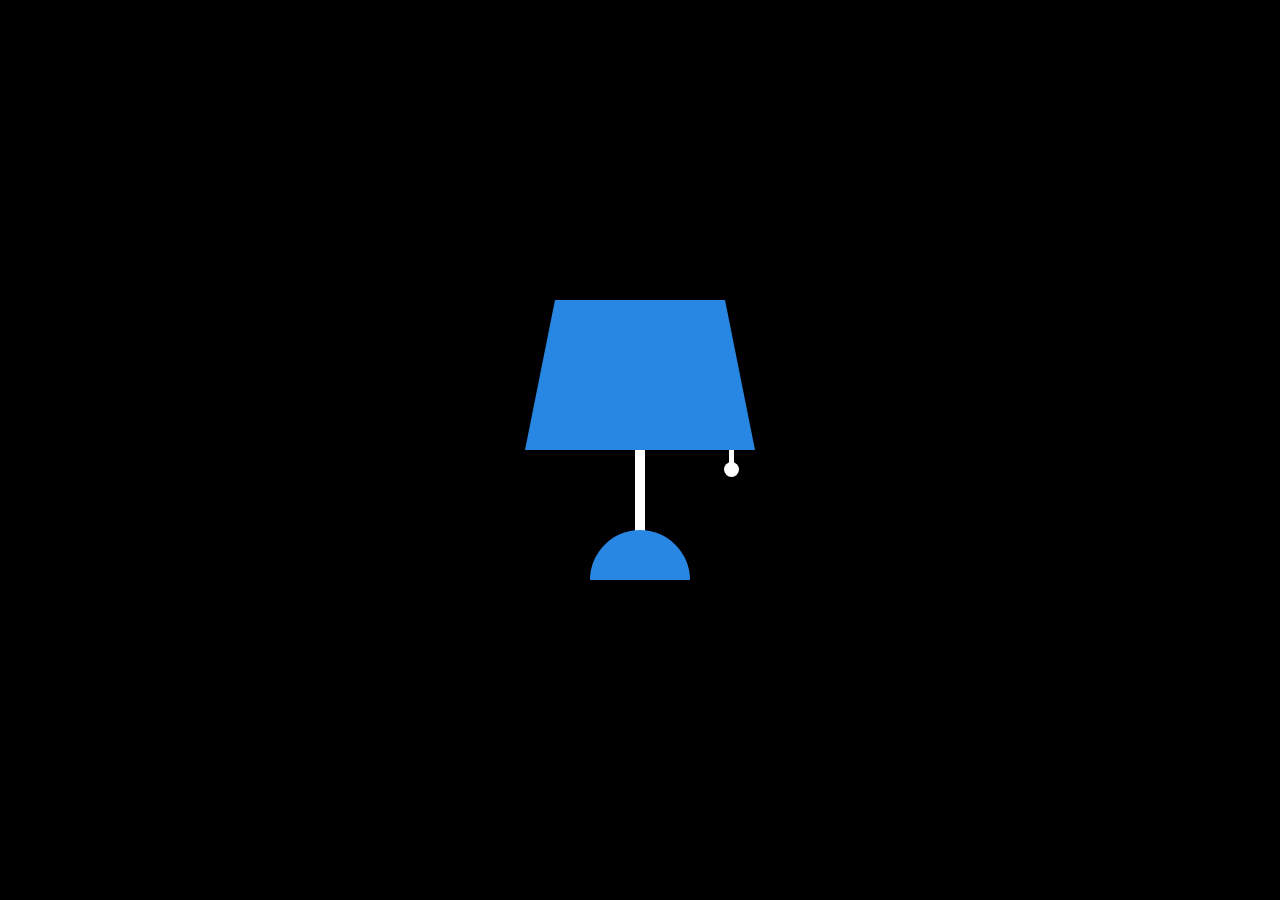
<file: draw-with-css/index.html>
<!DOCTYPE html>
<html lang="en">
<head>
    <title>Lamp Checkbox</title>
    <!--Stylesheet-->
    <link rel="stylesheet" href="style.css">
</head>
<body>
    <div class="container">
        <div class="lamp">
            <input type="checkbox">
        </div>
    </div>
</body>
</html>
</file>
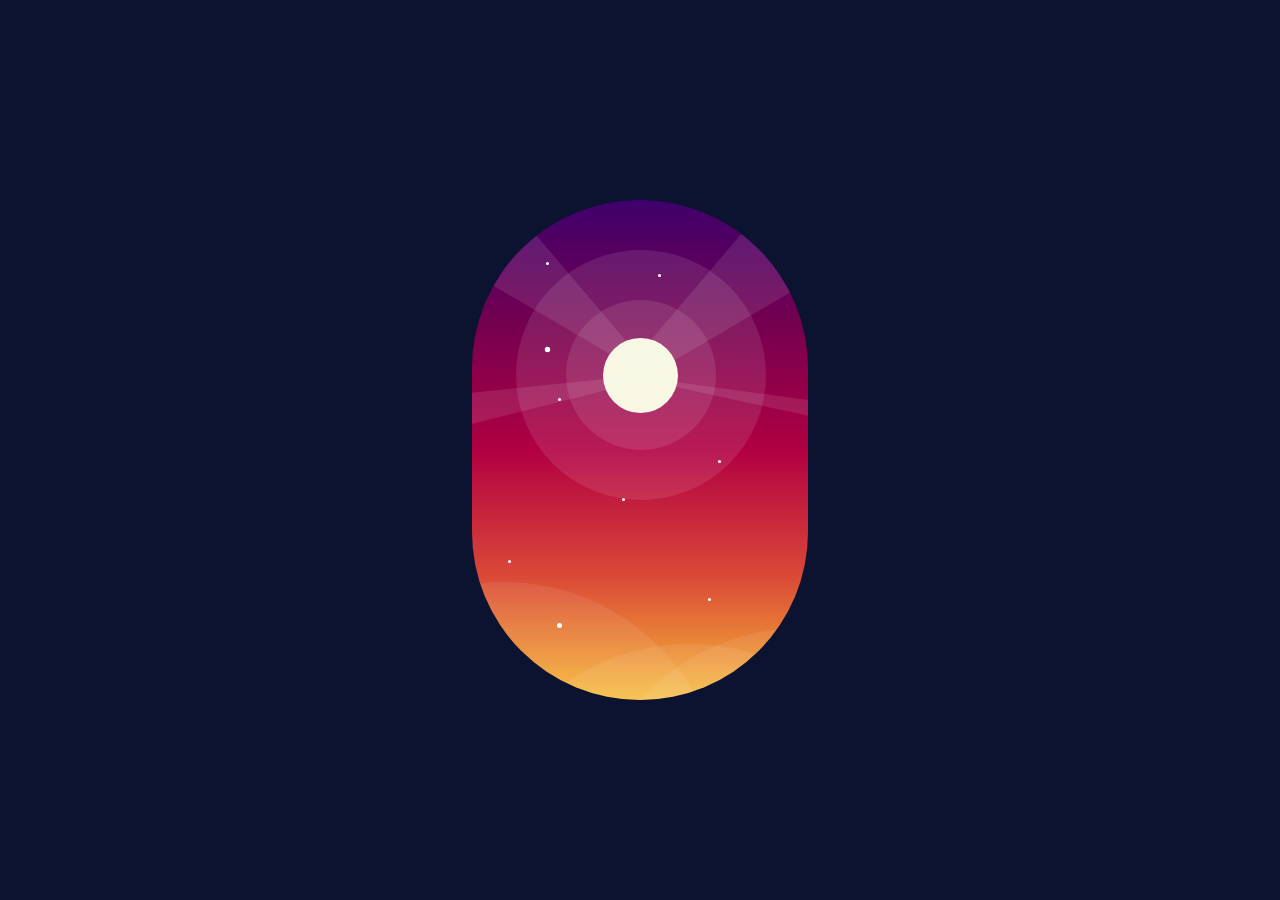
<file: draw-with-css/interact/day-night-toggle/index.html>
<!DOCTYPE html>
<html lang="en">
  <head>
    <title>Day to Night</title>
    <!-- https://codingartistweb.com/2022/07/day-night-transition-css-animation/ -->
    <link rel="stylesheet" href="style.css" />
  </head>
  <body>
    <div class="container">
      <div class="glow"></div>
      <div class="stars"></div>
      <div class="spinner">
        <div class="sun">
          <div class="ray1"></div>
          <div class="ray2"></div>
          <div class="ray3"></div>
          <div class="ray4"></div>
        </div>
        <div class="moon"></div>
      </div>
    </div>
  </body>
</html>
</file>
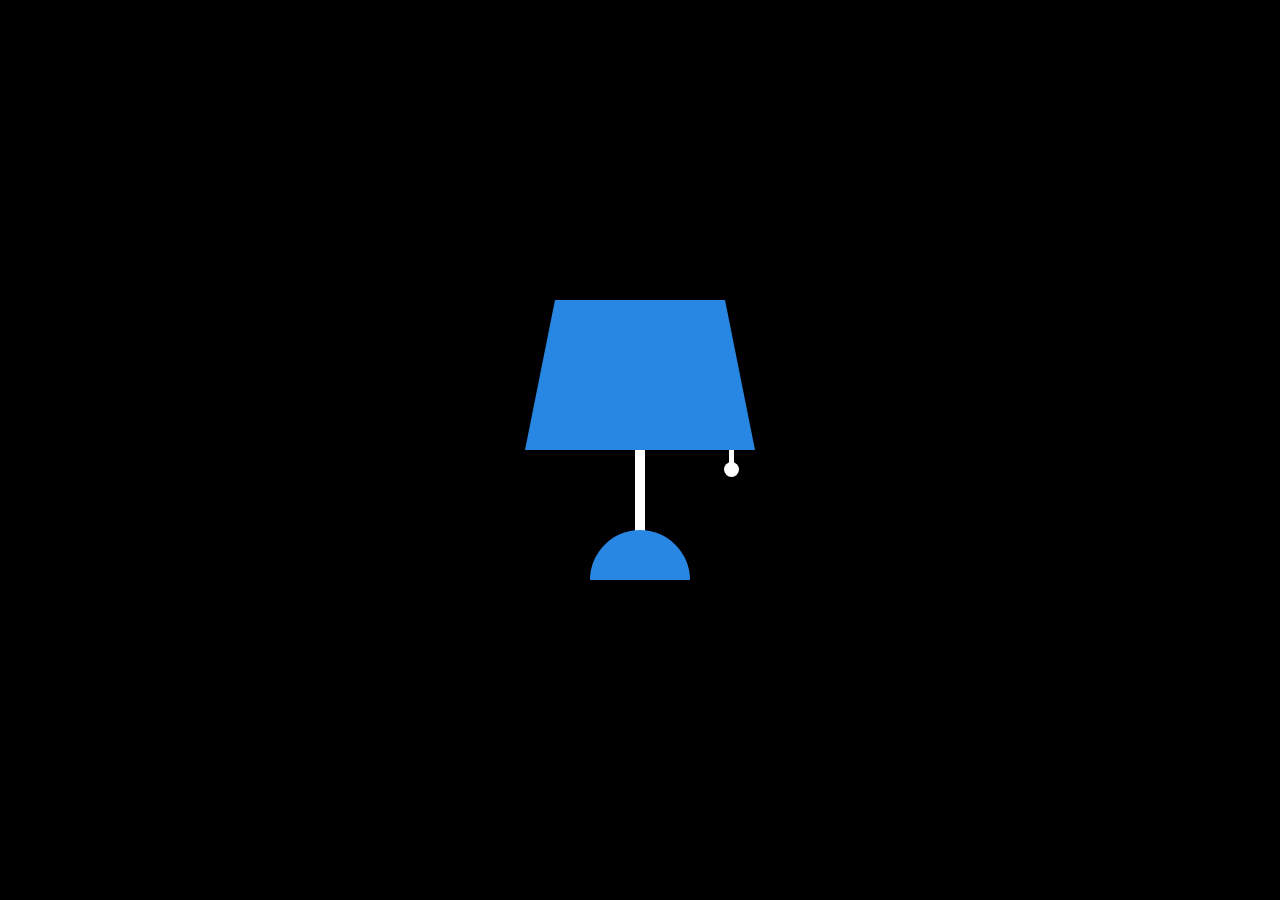
<file: draw-with-css/interact/lamp/index.html>
<!DOCTYPE html>
<html lang="en">
  <head>
    <title>Lamp Checkbox</title>
    <link rel="stylesheet" href="style.css" />
  </head>
  <body>
    <div class="container">
      <div class="lamp">
        <input type="checkbox" />
      </div>
    </div>
  </body>
</html>
</file>
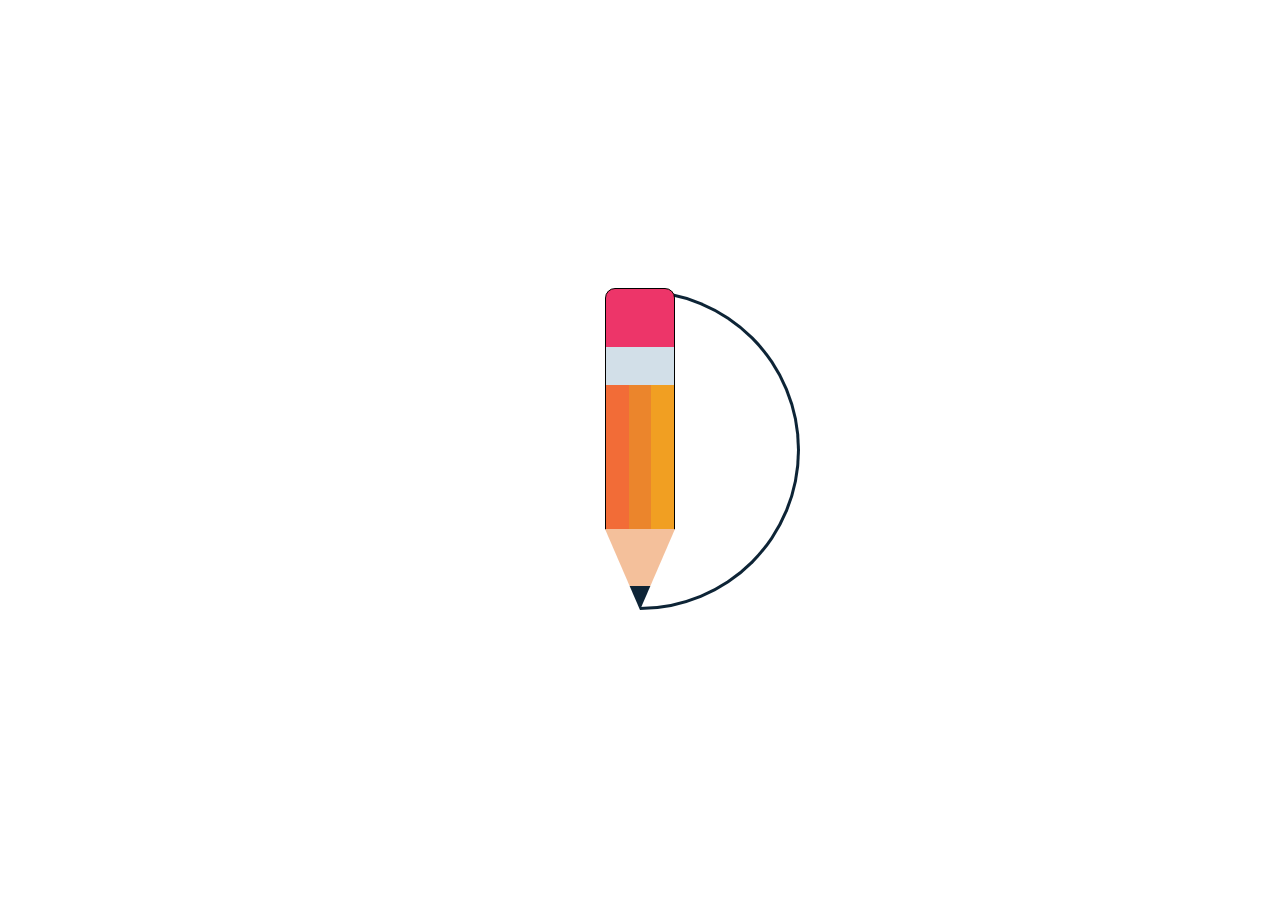
<file: draw-with-css/loading/pencil-animation/index.html>
<!DOCTYPE html>
<html lang="en">
  <head>
    <meta charset="UTF-8" />
    <meta name="viewport" content="width=device-width, initial-scale=1.0" />
    <title>Pencil</title>
    <link rel="stylesheet" href="style.css" />
    <!-- https://codingartistweb.com/2021/03/css-single-div-animation/ -->
  </head>
  <body>
    <div></div>
  </body>
</html>
</file>
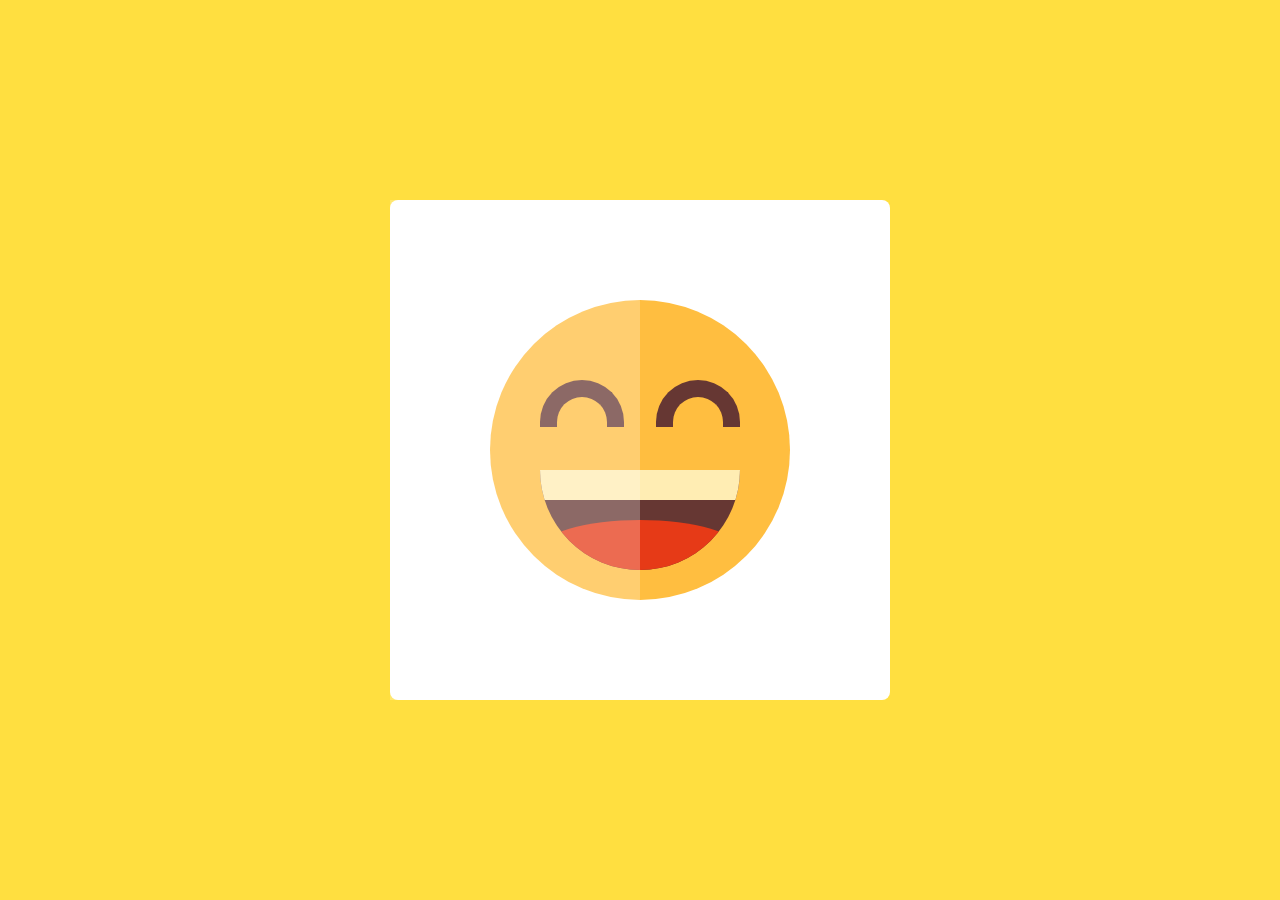
<file: draw-with-css/static/happy-emoji/index.html>
<!DOCTYPE html>
<html lang="en">
  <head>
    <meta charset="UTF-8" />
    <meta name="viewport" content="width=device-width, initial-scale=1.0" />
    <title>Happy Emoji CSS</title>
    <link rel="stylesheet" href="style.css" />
    <!-- https://codingartistweb.com/2023/11/css-art-for-beginners/ -->
  </head>
  <body>
    <div class="container">
      <div class="emoji">
        <div class="mouth"></div>
      </div>
    </div>
  </body>
</html>
</file>
<file: draw-with-css/style.css>
body {
  padding: 0;
  margin: 0;
  background-color: #000000;
}
.container {
  height: 500px;
  width: 500px;
  position: absolute;
  transform: translate(-50%, -50%);
  left: 50%;
  top: 50%;
}
/* Lamp Top */
.lamp {
  height: 0;
  width: 170px;
  border-bottom: 150px solid #2987e4;
  border-right: 30px solid transparent;
  border-left: 30px solid transparent;
  position: absolute;
  margin: auto;
  left: 0;
  right: 0;
  top: 100px;
}
/* Lamp Stand */
.lamp:before {
  content: "";
  position: absolute;
  height: 100px;
  width: 10px;
  background-color: #ffffff;
  margin: auto;
  left: 0;
  right: 0;
  top: 150px;
}
/* Lamp Base */
.lamp:after {
  content: "";
  position: absolute;
  height: 50px;
  width: 100px;
  background-color: #2987e4;
  top: 230px;
  margin: auto;
  left: 0;
  right: 0;
  border-radius: 50px 50px 0 0;
}
/* Lamp Switch String */
input[type="checkbox"] {
  -webkit-appearance: none;
  appearance: none;
  background-color: #ffffff;
  height: 25px;
  width: 5px;
  position: absolute;
  top: 147px;
  left: 170px;
  outline: none;
  cursor: pointer;
  transition: 0.5s;
}
/* Lamp Switch String 2 */
input[type="checkbox"]:after {
  content: "";
  position: absolute;
  height: 15px;
  width: 15px;
  background-color: #ffffff;
  border-radius: 50%;
  left: -5px;
  bottom: -2px;
}
/* Light */
input[type="checkbox"]:before {
  content: "";
  position: absolute;
  height: 130px;
  width: 200px;
  left: -188px;
  z-index: -5;
  clip-path: polygon(10% 0, 90% 0, 100% 100%, 0 100%);
  transition: 0.5s;
  pointer-events: none;
}
input[type="checkbox"]:checked {
  height: 40px;
}
input[type="checkbox"]:checked:before {
  background: linear-gradient(rgba(41, 135, 228, 0.5), rgba(41, 135, 228, 0.1));
}
</file>
<file: draw-with-css/interact/day-night-toggle/style.css>
body {
  padding: 0;
  margin: 0;
  background-color: #0c1330;
}

.container {
  height: 25em;
  width: 16.8em;
  background: linear-gradient(#3f006c, #750050, #b10042, #da4837, #f7bb38);
  position: absolute;
  transform: translate(-50%, -50%);
  top: 50%;
  left: 50%;
  z-index: 1;
  overflow: hidden;
  border-radius: 16.8em;
  animation: colors 12s infinite forwards;
  /* To see not in frame/overflow remove overflow: hidden;*/
}

@keyframes colors {
  10% {
    background: linear-gradient(#3f006c, #750050, #b10042, #da4837, #f7bb38);
  }
  53% {
    background: linear-gradient(#14045f, #331a99, #282bce, #1555ec, #1e84f7);
  }
  55% {
    background: linear-gradient(#14045f, #331a99, #282bce, #1555ec, #1e84f7);
  }
  98% {
    background: linear-gradient(#3f006c, #750050, #b10042, #da4837, #f7bb38);
  }
  100% {
    background: linear-gradient(#3f006c, #750050, #b10042, #da4837, #f7bb38);
  }
}

.spinner {
  height: 28.12em;
  width: 28.12em;
  border-radius: 50%;
  position: absolute;
  top: 8.75em;
  left: -5.62em;
  animation: spin 12s infinite forwards;
  /* To see orbit path border: 1px solid white;  */
}

@keyframes spin {
  10% {
    transform: rotate(0deg);
  }
  45% {
    transform: rotate(180deg);
  }
  55% {
    transform: rotate(180deg);
  }
  90% {
    transform: rotate(360deg);
  }
  100% {
    transform: rotate(360deg);
  }
}

/* Sun */
.sun {
  background-color: #f7f7de;
  height: 3.75em;
  width: 3.75em;
  border-radius: 50%;
  position: absolute;
  left: 12.18em;
  top: -1.87em;
}

.sun:before,
.sun:after {
  position: absolute;
  content: "";
  background-color: rgba(255, 255, 255, 0.1);
  border-radius: 50%;
}

.sun:before {
  height: 7.5em;
  width: 7.5em;
  right: -1.87em;
  bottom: -1.87em;
}

.sun:after {
  height: 12.5em;
  width: 12.5em;
  right: -4.37em;
  bottom: -4.37em;
}

/* Sun rays */
.ray1 {
  height: 0;
  width: 0.6em;
  border-bottom: 10.6em solid rgba(255, 255, 255, 0.1);
  border-left: 1.8em solid transparent;
  border-right: 1.8em solid transparent;
  position: absolute;
  transform: rotate(130deg);
  bottom: 0.6em;
  right: 4em;
}

.ray2 {
  position: absolute;
  height: 0;
  width: 0.9em;
  border-bottom: 12.5em solid rgba(255, 255, 255, 0.1);
  border-left: 2.1em solid transparent;
  border-right: 2.1em solid transparent;
  transform: rotate(230deg);
  left: 3.75em;
  bottom: -0.3em;
}

.ray3 {
  position: absolute;
  height: 0;
  width: 0.3em;
  border-bottom: 12.5em solid rgba(255, 255, 255, 0.1);
  border-left: 0.9em solid transparent;
  border-right: 0.9em solid transparent;
  transform: rotate(80deg);
  left: -5.3em;
  bottom: -5.6em;
}

.ray4 {
  position: absolute;
  height: 0;
  width: 0.1em;
  border-bottom: 12.5em solid rgba(255, 255, 255, 0.1);
  border-left: 0.5em solid transparent;
  border-right: 0.5em solid transparent;
  transform: rotate(280deg);
  left: 7.5em;
  bottom: -5.6em;
}

/* Moon & stars*/
.moon {
  height: 3.75em;
  width: 3.75em;
  box-shadow: 1.25em -1.25em 0 0 #f7f7de;
  border-radius: 50%;
  position: absolute;
  bottom: -3.1em;
  left: 10.93em;
}

.moon:before,
.moon:after {
  position: absolute;
  content: "";
  background-color: rgba(255, 255, 255, 0.1);
  border-radius: 50%;
}

.moon:before {
  height: 6.25em;
  width: 6.25em;
  right: -2.5em;
  bottom: 0;
}

.moon:after {
  height: 11.8em;
  width: 11.8em;
  left: -2.8em;
  bottom: -2.8em;
}

.stars {
  height: 0.15em;
  width: 0.15em;
  background-color: #ffffff;
  position: absolute;
  top: 3.7em;
  left: 9.3em;
  border-radius: 50%;
  box-shadow: 3em 9.3em #ffffff, -1.8em 11.2em #ffffff, 2.5em 16.2em #ffffff,
    -5em 6.2em #ffffff, -5.6em -0.6em #ffffff, -5.6em 3.7em 0 0.06em #ffffff,
    -5em 17.5em 0 0.05em #ffffff, -7.5em 14.3em #ffffff;
  animation: twinkle 12s infinite forwards;
}

/* Star fade */
@keyframes twinkle {
  0% {
    opacity: 0;
  }
  10% {
    opacity: 0;
  }
  53% {
    opacity: 0.7;
  }
  55% {
    opacity: 0.7;
  }
  98% {
    opacity: 0;
  }
  100% {
    opacity: 0;
  }
}

/* Bottom glow */
.glow {
  height: 21.8em;
  width: 21.8em;
  position: absolute;
  background-color: rgba(255, 255, 255, 0.08);
  border-radius: 50%;
  bottom: -19em;
  animation: float 5s infinite;
}

@keyframes float {
  50% {
    transform: translateY(0.75em);
  }
}

.glow:before,
.glow:after {
  position: absolute;
  content: "";
  height: 100%;
  width: 100%;
  background-color: inherit;
  border-radius: 50%;
}
.glow:before {
  left: -9.3em;
  top: -3.1em;
}
.glow:after {
  right: -5.6em;
  top: -0.8em;
}

/* Sizing */
@media screen and (min-width: 600px) {
  .container {
    font-size: 20px;
  }
}
</file>
<file: draw-with-css/interact/lamp/style.css>
body {
  padding: 0;
  margin: 0;
  background-color: #000000;
}
.container {
  height: 500px;
  width: 500px;
  position: absolute;
  transform: translate(-50%, -50%);
  left: 50%;
  top: 50%;
}
/* Lamp Top */
.lamp {
  height: 0;
  width: 170px;
  border-bottom: 150px solid #2987e4;
  border-right: 30px solid transparent;
  border-left: 30px solid transparent;
  position: absolute;
  margin: auto;
  left: 0;
  right: 0;
  top: 100px;
}
/* Lamp Stand */
.lamp:before {
  content: "";
  position: absolute;
  height: 100px;
  width: 10px;
  background-color: #ffffff;
  margin: auto;
  left: 0;
  right: 0;
  top: 150px;
}
/* Lamp Base */
.lamp:after {
  content: "";
  position: absolute;
  height: 50px;
  width: 100px;
  background-color: #2987e4;
  top: 230px;
  margin: auto;
  left: 0;
  right: 0;
  border-radius: 50px 50px 0 0;
}
/* Lamp Switch String */
input[type="checkbox"] {
  -webkit-appearance: none;
  appearance: none;
  background-color: #ffffff;
  height: 25px;
  width: 5px;
  position: absolute;
  top: 147px;
  left: 170px;
  outline: none;
  cursor: pointer;
  transition: 0.5s;
}
/* Lamp Switch String 2 */
input[type="checkbox"]:after {
  content: "";
  position: absolute;
  height: 15px;
  width: 15px;
  background-color: #ffffff;
  border-radius: 50%;
  left: -5px;
  bottom: -2px;
}
/* Light */
input[type="checkbox"]:before {
  content: "";
  position: absolute;
  height: 130px;
  width: 200px;
  left: -188px;
  z-index: -5;
  clip-path: polygon(10% 0, 90% 0, 100% 100%, 0 100%);
  transition: 0.5s;
  pointer-events: none;
}
input[type="checkbox"]:checked {
  height: 40px;
}
input[type="checkbox"]:checked:before {
  background: linear-gradient(rgba(41, 135, 228, 0.5), rgba(41, 135, 228, 0.1));
}
</file>
<file: draw-with-css/loading/pencil-animation/style.css>
*,
*:before,
*:after {
  padding: 0;
  margin: 0;
  box-sizing: border-box;
}

body {
  height: 100vh;
  display: grid;
  place-items: center;
}

div {
  height: 320px;
  width: 160px;
  border: 3px solid #0d2436;
  position: relative;
  left: 80px;
  border-left: none;
  border-radius: 0 160px 160px 0;
}

div:before {
  content: "";
  position: absolute;
  height: 242px;
  width: 70px;
  left: -35px;
  top: -5px;
  border: 1px solid black;
  background: linear-gradient(#ed3569 60%, #d2dfe8 60%) no-repeat,
    linear-gradient(
      to right,
      #f26c37 33.33%,
      #eb852c 33.33%,
      #eb852c 66.66%,
      #f19f22 66.66%
    );
  background-size: 100% 40%, 100% 60%;
  background-position: 0 0, 0 100%;
  border-radius: 10px 10px 0 0;
}

div:after {
  content: "";
  position: absolute;
  height: 81px;
  width: 70px;
  background: linear-gradient(#f4c09b 70%, #0d2436 70%);
  left: -35px;
  bottom: -3px;
  clip-path: polygon(0 0, 100% 0, 50% 100%);
}
</file>
<file: draw-with-css/static/happy-emoji/style.css>
* {
  padding: 0;
  margin: 0;
  box-sizing: border-box;
}

body {
  background-color: #ffdf40;
}

.container {
  height: 31.25em;
  width: 31.25em;
  background-color: #ffffff;
  border-radius: 0.5em;
  position: absolute;
  transform: translate(-50%, -50%);
  top: 50%;
  left: 50%;
}

.emoji {
  height: 18.75em;
  width: 18.75em;
  background-color: #ffbe40;
  position: absolute;
  transform: translate(-50%, -50%);
  top: 50%;
  left: 50%;
  border-radius: 50%;
}

/* Eyes */
.emoji:before,
.emoji:after {
  position: absolute;
  content: "";
  height: 1.87em;
  width: 3.12em;
  border: 1.12em solid #663733;
  border-radius: 5em 5em 0 0;
  border-bottom: none;
  top: 5em;
}
/* Eye positions left and right */
.emoji:before {
  left: 3.12em;
}
.emoji:after {
  right: 3.12em;
}

.mouth {
  position: absolute;
  background-color: #663733;
  height: 6.25em;
  width: 12.5em;
  border-radius: 0 0 6.25em 6.25em;
  margin: auto;
  left: 0;
  right: 0;
  top: 10.62em;
  overflow: hidden;
}

/* Teeth */
.mouth:before {
  position: absolute;
  content: "";
  height: 1.87em;
  width: 100%;
  background-color: #ffedb3;
}

/* Tongue */
.mouth:after {
  position: absolute;
  content: "";
  height: 3.75em;
  width: 100%;
  background-color: #e63a17;
  top: 3.12em;
  border-radius: 50% 50% 0 0;
}

.container:after {
  content: "";
  position: absolute;
  height: 100%;
  width: 50%;
  background-color: rgba(255, 255, 255, 0.25);
}

.container:hover:after {
  content: "";
  position: absolute;
  height: 100%;
  width: 50%;
  transform: translate(100%, 0);
  background-color: rgba(255, 255, 255, 0.5);
}
</file>
